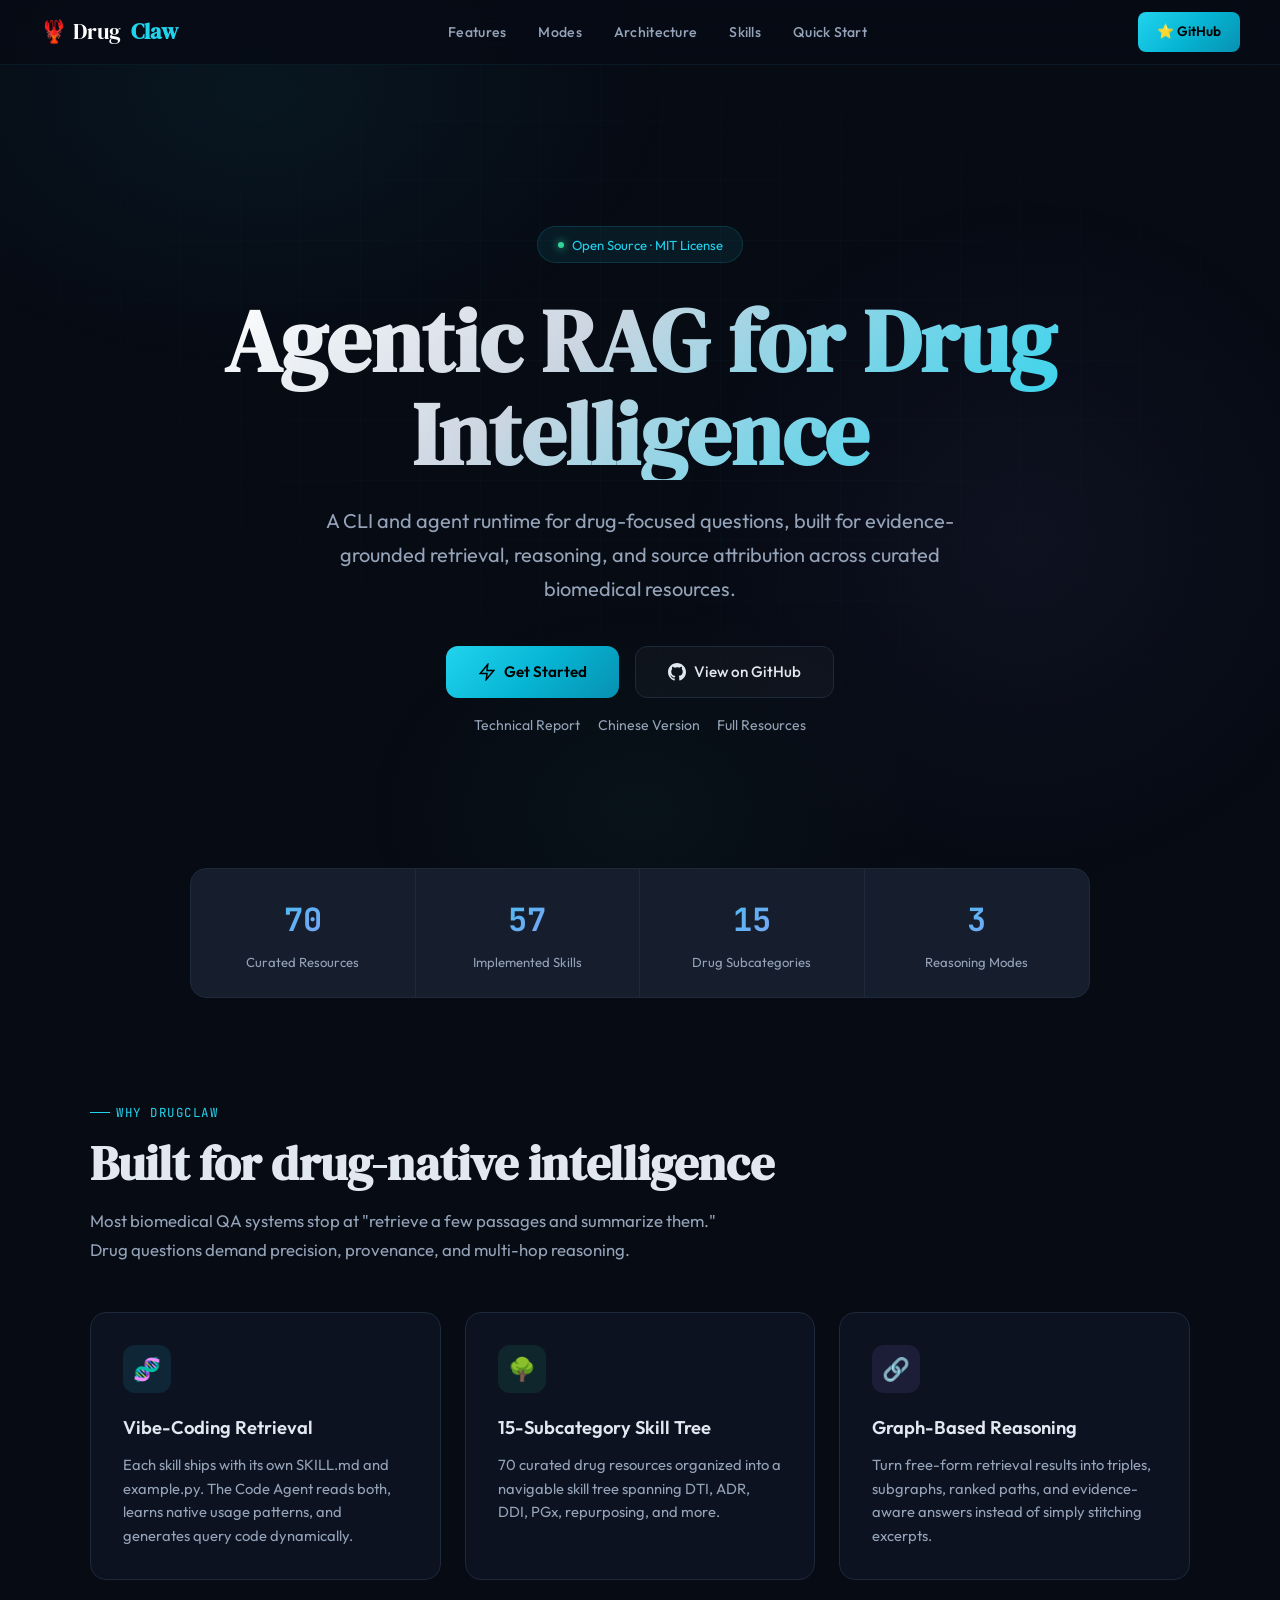
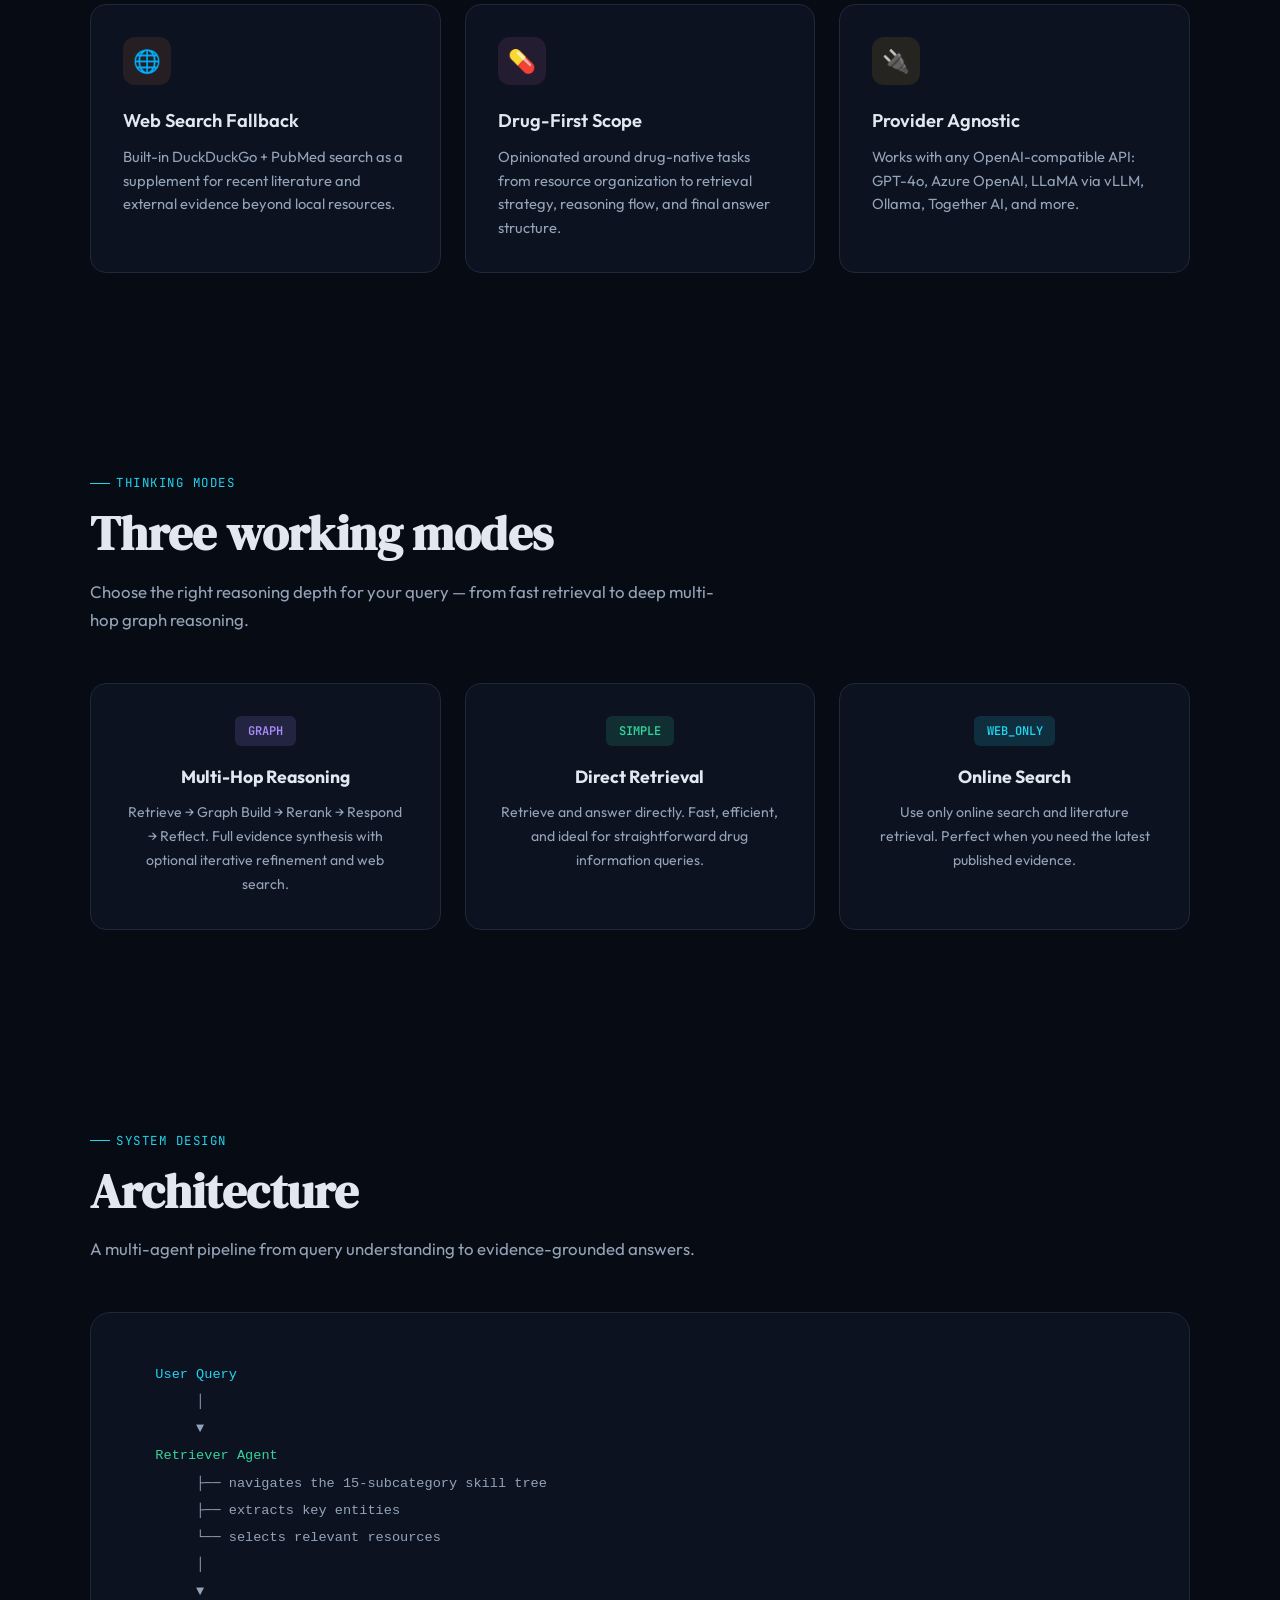
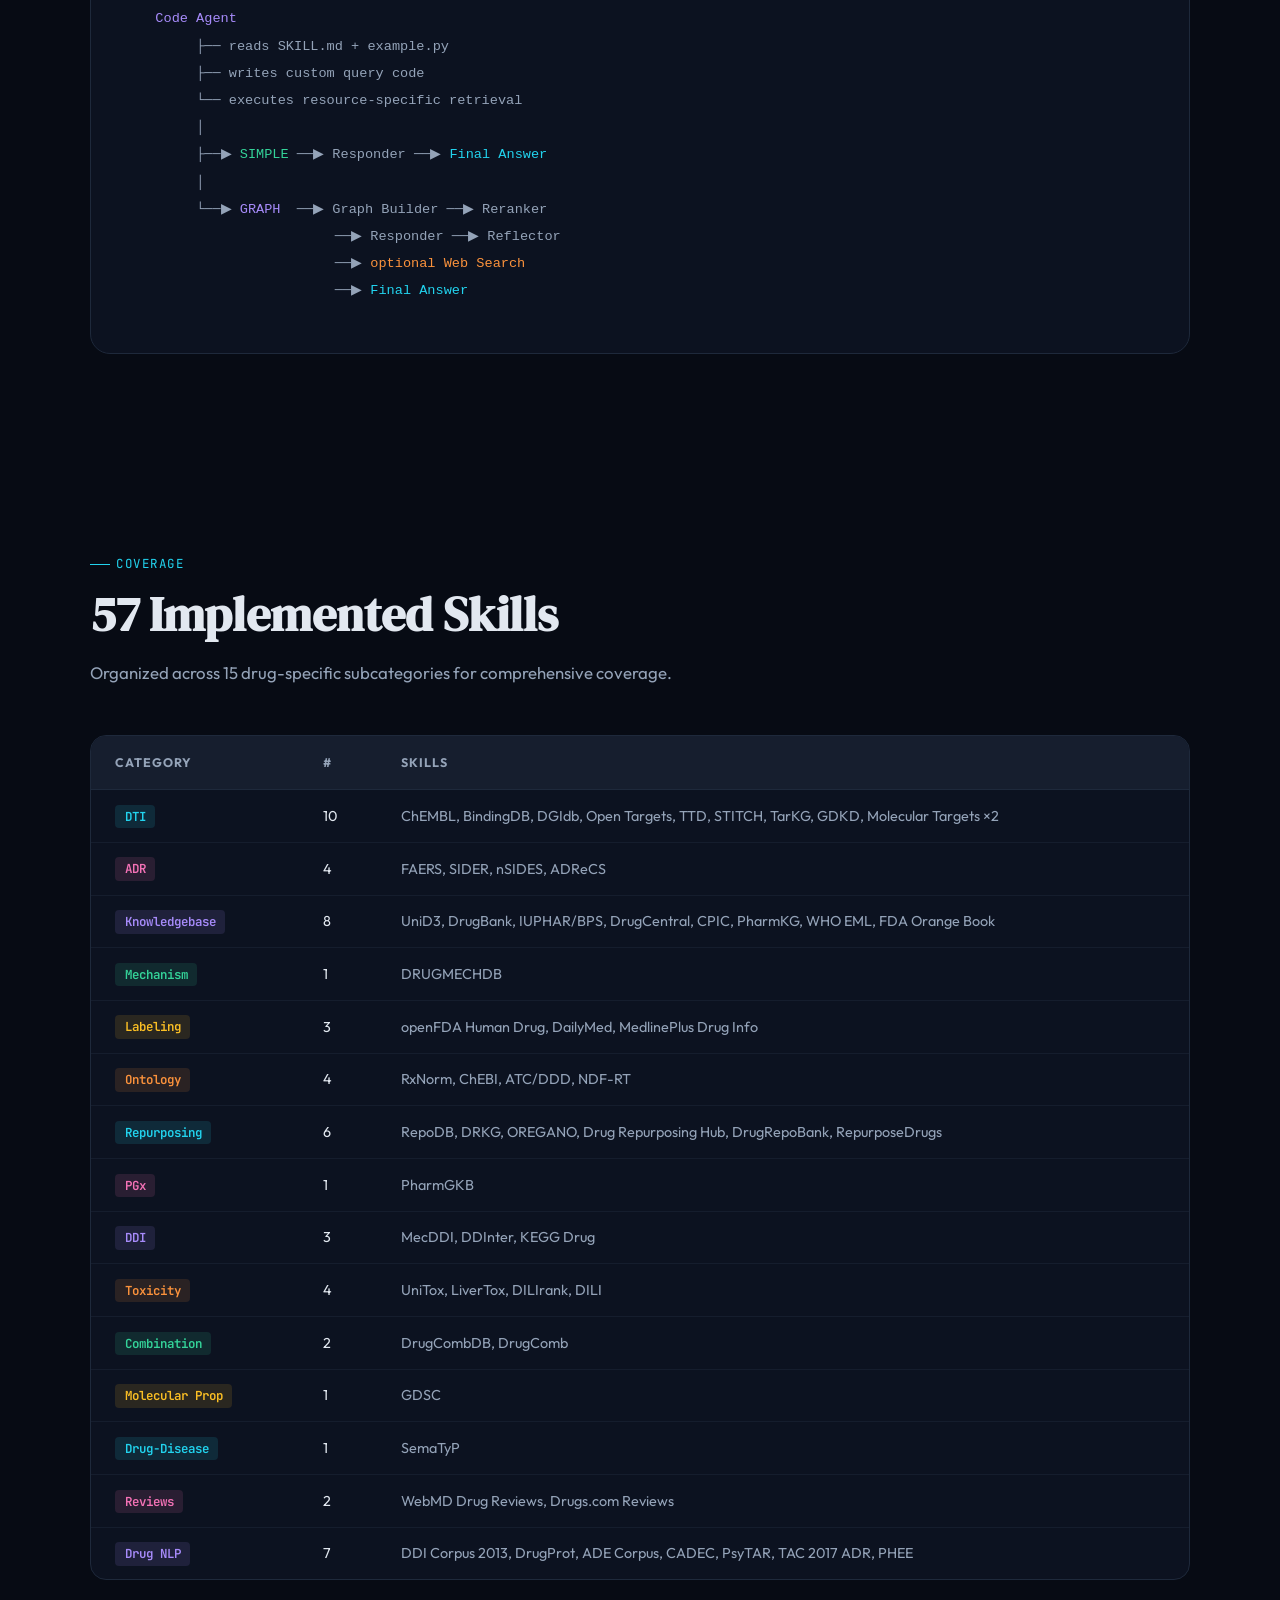
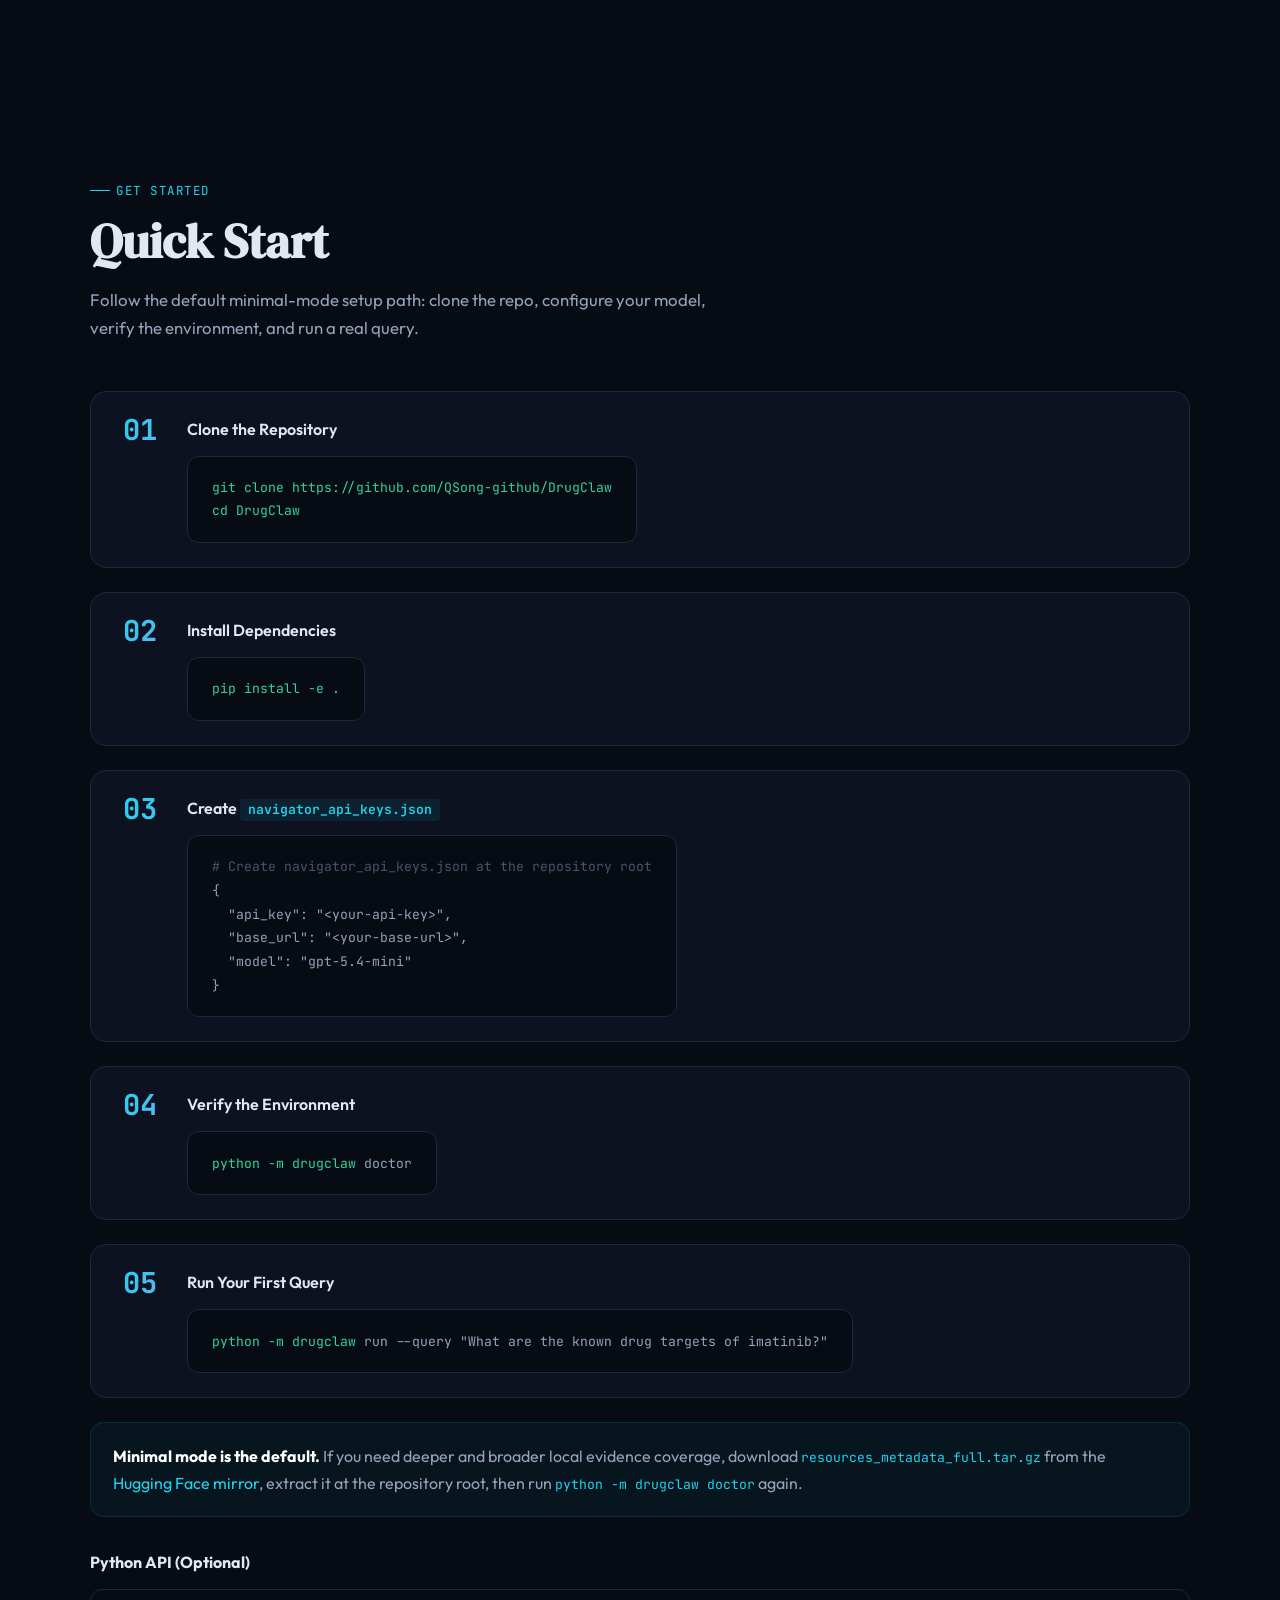
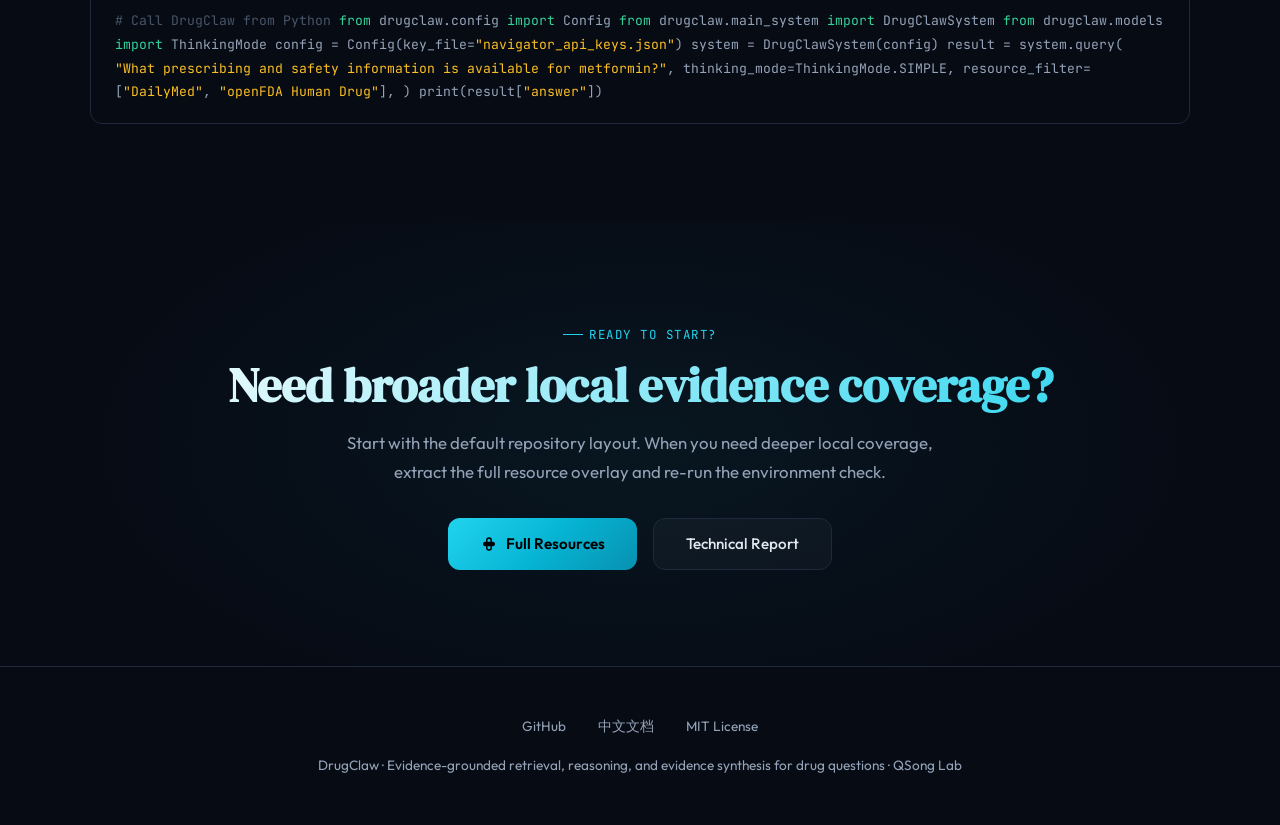
<file: docs/index.html>
<!DOCTYPE html>
<html lang="en">
<head>
<meta charset="UTF-8">
<meta name="viewport" content="width=device-width, initial-scale=1.0">
<title>DrugClaw — Agentic RAG for Drug Intelligence</title>
<link rel="preconnect" href="https://fonts.googleapis.com">
<link href="https://fonts.googleapis.com/css2?family=DM+Serif+Display&family=JetBrains+Mono:wght@400;500&family=Outfit:wght@300;400;500;600;700&display=swap" rel="stylesheet">
<style>
  *,*::before,*::after{box-sizing:border-box;margin:0;padding:0}
  :root{
    --bg:#070b14;
    --bg2:#0c1220;
    --bg3:#111827;
    --surface:#161e2e;
    --border:#1e293b;
    --text:#e2e8f0;
    --text-muted:#94a3b8;
    --accent:#22d3ee;
    --accent2:#06b6d4;
    --green:#34d399;
    --purple:#a78bfa;
    --orange:#fb923c;
    --pink:#f472b6;
    --yellow:#fbbf24;
    --grad1:linear-gradient(135deg,#22d3ee 0%,#06b6d4 50%,#0891b2 100%);
    --grad2:linear-gradient(135deg,#22d3ee 0%,#a78bfa 100%);
    --glow:0 0 30px rgba(34,211,238,0.15);
  }
  html{scroll-behavior:smooth}
  body{
    font-family:'Outfit',sans-serif;
    background:var(--bg);
    color:var(--text);
    line-height:1.7;
    overflow-x:hidden;
  }
  a{color:var(--accent);text-decoration:none;transition:color .2s}
  a:hover{color:#67e8f9}

  /* ── ANIMATED BG ── */
  .bg-grid{
    position:fixed;inset:0;z-index:0;pointer-events:none;
    background-image:
      radial-gradient(ellipse 600px 400px at 20% 10%,rgba(34,211,238,0.06) 0%,transparent 70%),
      radial-gradient(ellipse 500px 500px at 80% 60%,rgba(167,139,250,0.05) 0%,transparent 70%),
      radial-gradient(ellipse 400px 300px at 50% 90%,rgba(52,211,153,0.04) 0%,transparent 70%);
  }
  .bg-grid::after{
    content:'';position:absolute;inset:0;
    background-image:
      linear-gradient(rgba(34,211,238,0.03) 1px,transparent 1px),
      linear-gradient(90deg,rgba(34,211,238,0.03) 1px,transparent 1px);
    background-size:60px 60px;
    mask-image:radial-gradient(ellipse 80% 60% at 50% 40%,black,transparent);
  }

  /* ── NAV ── */
  nav{
    position:fixed;top:0;left:0;right:0;z-index:100;
    backdrop-filter:blur(20px);
    background:rgba(7,11,20,0.8);
    border-bottom:1px solid rgba(34,211,238,0.08);
    padding:0 2rem;
  }
  .nav-inner{
    max-width:1200px;margin:0 auto;
    display:flex;align-items:center;justify-content:space-between;
    height:64px;
  }
  .nav-logo{
    font-family:'DM Serif Display',serif;
    font-size:1.4rem;color:#fff;
    display:flex;align-items:center;gap:.6rem;
  }
  .nav-logo .claw{color:var(--accent);font-weight:700}
  .nav-links{display:flex;gap:2rem;list-style:none}
  .nav-links a{
    color:var(--text-muted);font-size:.88rem;font-weight:500;
    letter-spacing:.02em;transition:color .2s;
  }
  .nav-links a:hover{color:#fff}
  .nav-cta{
    background:var(--grad1);color:#000;
    padding:.5rem 1.2rem;border-radius:8px;
    font-weight:600;font-size:.85rem;
    transition:transform .2s,box-shadow .2s;
  }
  .nav-cta:hover{
    transform:translateY(-1px);
    box-shadow:0 4px 20px rgba(34,211,238,0.3);
    color:#000;
  }

  /* ── HERO ── */
  .hero{
    position:relative;z-index:1;
    min-height:100vh;
    display:flex;align-items:center;justify-content:center;
    text-align:center;
    padding:8rem 2rem 4rem;
  }
  .hero-content{max-width:860px}

  .hero-badge{
    display:inline-flex;align-items:center;gap:.5rem;
    background:rgba(34,211,238,0.08);
    border:1px solid rgba(34,211,238,0.15);
    border-radius:100px;padding:.4rem 1.2rem;
    font-size:.82rem;color:var(--accent);
    margin-bottom:2rem;
    animation:fadeUp .8s ease both;
  }
  .hero-badge .dot{
    width:6px;height:6px;border-radius:50%;
    background:var(--green);
    box-shadow:0 0 8px var(--green);
    animation:pulse 2s infinite;
  }

  .hero h1{
    font-family:'DM Serif Display',serif;
    font-size:clamp(3rem,7vw,5.5rem);
    line-height:1.05;
    background:linear-gradient(135deg,#fff 0%,#cbd5e1 40%,var(--accent) 100%);
    -webkit-background-clip:text;-webkit-text-fill-color:transparent;
    margin-bottom:1.5rem;
    animation:fadeUp .8s .1s ease both;
  }
  .hero p{
    font-size:clamp(1.05rem,2vw,1.25rem);
    color:var(--text-muted);
    max-width:640px;margin:0 auto 2.5rem;
    animation:fadeUp .8s .2s ease both;
  }
  .hero-actions{
    display:flex;gap:1rem;justify-content:center;flex-wrap:wrap;
    animation:fadeUp .8s .3s ease both;
  }
  .hero-links{
    margin-top:1rem;
    display:flex;
    justify-content:center;
    gap:1.1rem;
    flex-wrap:wrap;
    font-size:.88rem;
    color:var(--text-muted);
    animation:fadeUp .8s .35s ease both;
  }
  .hero-links a{color:var(--text-muted)}
  .hero-links a:hover{color:#fff}
  .btn-primary{
    background:var(--grad1);color:#000;
    padding:.75rem 2rem;border-radius:12px;
    font-weight:600;font-size:.95rem;
    display:inline-flex;align-items:center;gap:.5rem;
    transition:transform .2s,box-shadow .2s;
  }
  .btn-primary:hover{
    transform:translateY(-2px);color:#000;
    box-shadow:0 8px 30px rgba(34,211,238,0.25);
  }
  .btn-secondary{
    border:1px solid var(--border);
    color:var(--text);padding:.75rem 2rem;border-radius:12px;
    font-weight:500;font-size:.95rem;
    display:inline-flex;align-items:center;gap:.5rem;
    transition:all .2s;background:rgba(255,255,255,0.03);
  }
  .btn-secondary:hover{
    border-color:var(--accent);color:#fff;
    background:rgba(34,211,238,0.05);
  }

  /* ── STATS BAR ── */
  .stats-bar{
    position:relative;z-index:1;
    max-width:900px;margin:-2rem auto 0;
    display:grid;grid-template-columns:repeat(4,1fr);
    background:var(--surface);
    border:1px solid var(--border);
    border-radius:16px;
    overflow:hidden;
    animation:fadeUp .8s .4s ease both;
  }
  .stat{
    padding:1.5rem;text-align:center;
    border-right:1px solid var(--border);
    transition:background .3s;
  }
  .stat:last-child{border-right:none}
  .stat:hover{background:rgba(34,211,238,0.03)}
  .stat-num{
    font-family:'JetBrains Mono',monospace;
    font-size:2rem;font-weight:700;
    background:var(--grad2);
    -webkit-background-clip:text;-webkit-text-fill-color:transparent;
  }
  .stat-label{font-size:.82rem;color:var(--text-muted);margin-top:.2rem}

  /* ── SECTIONS ── */
  section{position:relative;z-index:1;padding:6rem 2rem}
  .container{max-width:1100px;margin:0 auto}
  .section-label{
    display:inline-flex;align-items:center;gap:.4rem;
    font-family:'JetBrains Mono',monospace;
    font-size:.78rem;color:var(--accent);
    text-transform:uppercase;letter-spacing:.12em;
    margin-bottom:.8rem;
  }
  .section-label::before{
    content:'';width:20px;height:1px;background:var(--accent);
  }
  .section-title{
    font-family:'DM Serif Display',serif;
    font-size:clamp(2rem,4vw,3rem);
    line-height:1.15;margin-bottom:1rem;
  }
  .section-desc{
    font-size:1.05rem;color:var(--text-muted);
    max-width:640px;margin-bottom:3rem;
  }

  /* ── FEATURES GRID ── */
  .features-grid{
    display:grid;
    grid-template-columns:repeat(auto-fit,minmax(300px,1fr));
    gap:1.5rem;
  }
  .feature-card{
    background:var(--bg2);
    border:1px solid var(--border);
    border-radius:16px;
    padding:2rem;
    transition:all .3s;
    position:relative;overflow:hidden;
  }
  .feature-card::before{
    content:'';position:absolute;top:0;left:0;right:0;
    height:2px;background:var(--grad1);
    opacity:0;transition:opacity .3s;
  }
  .feature-card:hover{
    border-color:rgba(34,211,238,0.2);
    transform:translateY(-4px);
    box-shadow:var(--glow);
  }
  .feature-card:hover::before{opacity:1}
  .feature-icon{
    width:48px;height:48px;border-radius:12px;
    display:flex;align-items:center;justify-content:center;
    font-size:1.4rem;margin-bottom:1.2rem;
  }
  .feature-card h3{font-size:1.15rem;font-weight:600;margin-bottom:.6rem}
  .feature-card p{font-size:.92rem;color:var(--text-muted);line-height:1.6}

  .ic-cyan{background:rgba(34,211,238,0.1)}
  .ic-green{background:rgba(52,211,153,0.1)}
  .ic-purple{background:rgba(167,139,250,0.1)}
  .ic-orange{background:rgba(251,146,60,0.1)}
  .ic-pink{background:rgba(244,114,182,0.1)}
  .ic-yellow{background:rgba(251,191,36,0.1)}

  /* ── MODES ── */
  .modes-grid{
    display:grid;grid-template-columns:repeat(3,1fr);gap:1.5rem;
  }
  .mode-card{
    background:var(--bg2);
    border:1px solid var(--border);
    border-radius:16px;padding:2rem;
    text-align:center;transition:all .3s;
  }
  .mode-card:hover{
    border-color:rgba(34,211,238,0.2);
    transform:translateY(-4px);box-shadow:var(--glow);
  }
  .mode-tag{
    display:inline-block;
    font-family:'JetBrains Mono',monospace;
    font-size:.75rem;font-weight:600;
    padding:.3rem .8rem;border-radius:6px;
    margin-bottom:1rem;
  }
  .mode-graph .mode-tag{background:rgba(167,139,250,0.15);color:var(--purple)}
  .mode-simple .mode-tag{background:rgba(52,211,153,0.15);color:var(--green)}
  .mode-web .mode-tag{background:rgba(34,211,238,0.15);color:var(--accent)}
  .mode-card h3{font-size:1.1rem;margin-bottom:.6rem}
  .mode-card p{font-size:.88rem;color:var(--text-muted)}

  /* ── ARCHITECTURE ── */
  .arch-box{
    background:var(--bg2);border:1px solid var(--border);
    border-radius:20px;padding:3rem;
    font-family:'JetBrains Mono',monospace;
    font-size:.85rem;line-height:2;
    color:var(--text-muted);
    overflow-x:auto;
    position:relative;
  }
  .arch-box .hl{color:var(--accent);font-weight:500}
  .arch-box .hl2{color:var(--green);font-weight:500}
  .arch-box .hl3{color:var(--purple);font-weight:500}
  .arch-box .hl4{color:var(--orange);font-weight:500}

  /* ── SKILLS TABLE ── */
  .skills-table-wrap{
    background:var(--bg2);border:1px solid var(--border);
    border-radius:16px;overflow:hidden;
  }
  .skills-table{width:100%;border-collapse:collapse}
  .skills-table th{
    text-align:left;padding:1rem 1.5rem;
    font-size:.78rem;text-transform:uppercase;
    letter-spacing:.08em;color:var(--text-muted);
    background:var(--surface);
    border-bottom:1px solid var(--border);
  }
  .skills-table td{
    padding:.85rem 1.5rem;
    border-bottom:1px solid rgba(30,41,59,0.5);
    font-size:.9rem;
  }
  .skills-table tr:last-child td{border-bottom:none}
  .skills-table tr:hover td{background:rgba(34,211,238,0.02)}
  .cat-tag{
    font-family:'JetBrains Mono',monospace;
    font-size:.78rem;font-weight:600;
    padding:.2rem .6rem;border-radius:4px;
    white-space:nowrap;
  }
  .ct-dti{background:rgba(34,211,238,0.12);color:var(--accent)}
  .ct-adr{background:rgba(244,114,182,0.12);color:var(--pink)}
  .ct-kb{background:rgba(167,139,250,0.12);color:var(--purple)}
  .ct-mech{background:rgba(52,211,153,0.12);color:var(--green)}
  .ct-label{background:rgba(251,191,36,0.12);color:var(--yellow)}
  .ct-onto{background:rgba(251,146,60,0.12);color:var(--orange)}
  .ct-repo{background:rgba(34,211,238,0.12);color:var(--accent)}
  .ct-pgx{background:rgba(244,114,182,0.12);color:var(--pink)}
  .ct-ddi{background:rgba(167,139,250,0.12);color:var(--purple)}
  .ct-tox{background:rgba(251,146,60,0.12);color:var(--orange)}
  .ct-comb{background:rgba(52,211,153,0.12);color:var(--green)}
  .ct-mol{background:rgba(251,191,36,0.12);color:var(--yellow)}
  .ct-dis{background:rgba(34,211,238,0.12);color:var(--accent)}
  .ct-rev{background:rgba(244,114,182,0.12);color:var(--pink)}
  .ct-nlp{background:rgba(167,139,250,0.12);color:var(--purple)}
  .skill-list{color:var(--text-muted);font-size:.85rem}

  /* ── QUICKSTART ── */
  .steps{display:flex;flex-direction:column;gap:1.5rem}
  .step{
    display:flex;gap:1.5rem;
    background:var(--bg2);border:1px solid var(--border);
    border-radius:16px;padding:1.5rem 2rem;
    transition:all .3s;
  }
  .step:hover{border-color:rgba(34,211,238,0.15)}
  .step-num{
    font-family:'JetBrains Mono',monospace;
    font-size:1.8rem;font-weight:700;
    background:var(--grad2);
    -webkit-background-clip:text;-webkit-text-fill-color:transparent;
    line-height:1;min-width:40px;
  }
  .step h3{font-size:1rem;font-weight:600;margin-bottom:.4rem}
  .step p{font-size:.9rem;color:var(--text-muted)}
  .step code{
    font-family:'JetBrains Mono',monospace;
    font-size:.82rem;
    background:rgba(34,211,238,0.08);
    color:var(--accent);
    padding:.15rem .5rem;border-radius:4px;
  }

  /* ── CODE BLOCK ── */
  .code-block{
    background:var(--bg);
    border:1px solid var(--border);
    border-radius:12px;
    padding:1.2rem 1.5rem;
    font-family:'JetBrains Mono',monospace;
    font-size:.82rem;
    line-height:1.8;
    overflow-x:auto;
    margin-top:.8rem;
    color:var(--text-muted);
  }
  .code-block .cmd{color:var(--green)}
  .code-block .comment{color:#475569}
  .note-card{
    margin-top:1.5rem;
    background:rgba(34,211,238,0.05);
    border:1px solid rgba(34,211,238,0.12);
    border-radius:14px;
    padding:1.2rem 1.4rem;
    color:var(--text-muted);
  }
  .note-card strong{color:#fff}
  .inline-code{
    font-family:'JetBrains Mono',monospace;
    font-size:.82rem;
    color:var(--accent);
  }

  /* ── CTA ── */
  .cta-section{
    text-align:center;
    background:
      radial-gradient(ellipse 600px 300px at 50% 50%,rgba(34,211,238,0.06),transparent);
  }
  .cta-section .section-title{
    background:linear-gradient(135deg,#fff,var(--accent));
    -webkit-background-clip:text;-webkit-text-fill-color:transparent;
  }

  /* ── FOOTER ── */
  footer{
    position:relative;z-index:1;
    border-top:1px solid var(--border);
    padding:3rem 2rem;text-align:center;
    color:var(--text-muted);font-size:.85rem;
  }
  footer .foot-links{
    display:flex;gap:2rem;justify-content:center;
    margin-bottom:1rem;
  }
  footer a{color:var(--text-muted)}
  footer a:hover{color:var(--accent)}

  /* ── ANIMATIONS ── */
  @keyframes fadeUp{
    from{opacity:0;transform:translateY(24px)}
    to{opacity:1;transform:translateY(0)}
  }
  @keyframes pulse{
    0%,100%{opacity:1}50%{opacity:.4}
  }
  .fade-in{opacity:0;transform:translateY(30px);transition:all .7s ease}
  .fade-in.visible{opacity:1;transform:translateY(0)}

  /* ── RESPONSIVE ── */
  @media(max-width:768px){
    .nav-links{display:none}
    .stats-bar{grid-template-columns:repeat(2,1fr)}
    .stat{border-bottom:1px solid var(--border)}
    .modes-grid{grid-template-columns:1fr}
    .step{flex-direction:column;gap:.8rem}
    .hero{padding:7rem 1.5rem 4rem}
    .arch-box{padding:1.5rem;font-size:.75rem}
    .skills-table td,.skills-table th{padding:.7rem 1rem}
    section{padding:4rem 1.5rem}
  }

  /* ── MOLECULAR DECORATION ── */
  .molecule{
    position:absolute;border-radius:50%;pointer-events:none;
    animation:float 8s ease-in-out infinite;
  }
  @keyframes float{
    0%,100%{transform:translateY(0) rotate(0deg)}
    50%{transform:translateY(-20px) rotate(180deg)}
  }
</style>
</head>
<body>

<div class="bg-grid"></div>

<!-- NAV -->
<nav>
  <div class="nav-inner">
    <div class="nav-logo">🦞 Drug<span class="claw">Claw</span></div>
    <ul class="nav-links">
      <li><a href="#features">Features</a></li>
      <li><a href="#modes">Modes</a></li>
      <li><a href="#architecture">Architecture</a></li>
      <li><a href="#skills">Skills</a></li>
      <li><a href="#quickstart">Quick Start</a></li>
    </ul>
    <a href="https://github.com/QSong-github/DrugClaw" class="nav-cta" target="_blank">⭐ GitHub</a>
  </div>
</nav>

<!-- HERO -->
<section class="hero">
  <div class="hero-content">
    <div class="hero-badge">
      <span class="dot"></span>
      Open Source · MIT License
    </div>
    <h1>Agentic RAG for Drug Intelligence</h1>
    <p>A CLI and agent runtime for drug-focused questions, built for evidence-grounded retrieval, reasoning, and source attribution across curated biomedical resources.</p>
    <div class="hero-actions">
      <a href="#quickstart" class="btn-primary">
        <svg width="18" height="18" viewBox="0 0 24 24" fill="none" stroke="currentColor" stroke-width="2"><path d="M13 2L3 14h9l-1 8 10-12h-9l1-8z"/></svg>
        Get Started
      </a>
      <a href="https://github.com/QSong-github/DrugClaw" class="btn-secondary" target="_blank">
        <svg width="18" height="18" viewBox="0 0 24 24" fill="currentColor"><path d="M12 0C5.37 0 0 5.37 0 12c0 5.3 3.438 9.8 8.205 11.387.6.113.82-.258.82-.577v-2.234c-3.338.726-4.033-1.416-4.033-1.416-.546-1.387-1.333-1.756-1.333-1.756-1.089-.745.083-.73.083-.73 1.205.085 1.838 1.236 1.838 1.236 1.07 1.835 2.809 1.305 3.495.998.108-.776.418-1.305.762-1.604-2.665-.305-5.467-1.334-5.467-5.931 0-1.311.469-2.381 1.236-3.221-.124-.303-.535-1.524.117-3.176 0 0 1.008-.322 3.3 1.23A11.51 11.51 0 0112 5.803c1.02.005 2.047.138 3.006.404 2.29-1.552 3.297-1.23 3.297-1.23.653 1.652.242 2.873.118 3.176.77.84 1.235 1.91 1.235 3.221 0 4.609-2.807 5.624-5.479 5.921.43.372.823 1.102.823 2.222v3.293c0 .322.218.694.825.576C20.565 21.796 24 17.3 24 12 24 5.37 18.627 0 12 0z"/></svg>
        View on GitHub
      </a>
    </div>
    <div class="hero-links">
      <a href="https://github.com/QSong-github/DrugClaw/blob/main/support/DrugClaw_Paper.pdf" target="_blank">Technical Report</a>
      <a href="https://github.com/QSong-github/DrugClaw/blob/main/README_CN.md" target="_blank">Chinese Version</a>
      <a href="https://huggingface.co/datasets/Mike2481/DrugClaw_resources_data" target="_blank">Full Resources</a>
    </div>
  </div>
</section>

<!-- STATS -->
<div class="stats-bar">
  <div class="stat">
    <div class="stat-num">70</div>
    <div class="stat-label">Curated Resources</div>
  </div>
  <div class="stat">
    <div class="stat-num">57</div>
    <div class="stat-label">Implemented Skills</div>
  </div>
  <div class="stat">
    <div class="stat-num">15</div>
    <div class="stat-label">Drug Subcategories</div>
  </div>
  <div class="stat">
    <div class="stat-num">3</div>
    <div class="stat-label">Reasoning Modes</div>
  </div>
</div>

<!-- FEATURES -->
<section id="features">
  <div class="container fade-in">
    <div class="section-label">Why DrugClaw</div>
    <h2 class="section-title">Built for drug-native intelligence</h2>
    <p class="section-desc">Most biomedical QA systems stop at "retrieve a few passages and summarize them." Drug questions demand precision, provenance, and multi-hop reasoning.</p>
    <div class="features-grid">
      <div class="feature-card">
        <div class="feature-icon ic-cyan">🧬</div>
        <h3>Vibe-Coding Retrieval</h3>
        <p>Each skill ships with its own SKILL.md and example.py. The Code Agent reads both, learns native usage patterns, and generates query code dynamically.</p>
      </div>
      <div class="feature-card">
        <div class="feature-icon ic-green">🌳</div>
        <h3>15-Subcategory Skill Tree</h3>
        <p>70 curated drug resources organized into a navigable skill tree spanning DTI, ADR, DDI, PGx, repurposing, and more.</p>
      </div>
      <div class="feature-card">
        <div class="feature-icon ic-purple">🔗</div>
        <h3>Graph-Based Reasoning</h3>
        <p>Turn free-form retrieval results into triples, subgraphs, ranked paths, and evidence-aware answers instead of simply stitching excerpts.</p>
      </div>
      <div class="feature-card">
        <div class="feature-icon ic-orange">🌐</div>
        <h3>Web Search Fallback</h3>
        <p>Built-in DuckDuckGo + PubMed search as a supplement for recent literature and external evidence beyond local resources.</p>
      </div>
      <div class="feature-card">
        <div class="feature-icon ic-pink">💊</div>
        <h3>Drug-First Scope</h3>
        <p>Opinionated around drug-native tasks from resource organization to retrieval strategy, reasoning flow, and final answer structure.</p>
      </div>
      <div class="feature-card">
        <div class="feature-icon ic-yellow">🔌</div>
        <h3>Provider Agnostic</h3>
        <p>Works with any OpenAI-compatible API: GPT-4o, Azure OpenAI, LLaMA via vLLM, Ollama, Together AI, and more.</p>
      </div>
    </div>
  </div>
</section>

<!-- MODES -->
<section id="modes">
  <div class="container fade-in">
    <div class="section-label">Thinking Modes</div>
    <h2 class="section-title">Three working modes</h2>
    <p class="section-desc">Choose the right reasoning depth for your query — from fast retrieval to deep multi-hop graph reasoning.</p>
    <div class="modes-grid">
      <div class="mode-card mode-graph">
        <div class="mode-tag">GRAPH</div>
        <h3>Multi-Hop Reasoning</h3>
        <p>Retrieve → Graph Build → Rerank → Respond → Reflect. Full evidence synthesis with optional iterative refinement and web search.</p>
      </div>
      <div class="mode-card mode-simple">
        <div class="mode-tag">SIMPLE</div>
        <h3>Direct Retrieval</h3>
        <p>Retrieve and answer directly. Fast, efficient, and ideal for straightforward drug information queries.</p>
      </div>
      <div class="mode-card mode-web">
        <div class="mode-tag">WEB_ONLY</div>
        <h3>Online Search</h3>
        <p>Use only online search and literature retrieval. Perfect when you need the latest published evidence.</p>
      </div>
    </div>
  </div>
</section>

<!-- ARCHITECTURE -->
<section id="architecture">
  <div class="container fade-in">
    <div class="section-label">System Design</div>
    <h2 class="section-title">Architecture</h2>
    <p class="section-desc">A multi-agent pipeline from query understanding to evidence-grounded answers.</p>
    <div class="arch-box">
<pre>
  <span class="hl">User Query</span>
       │
       ▼
  <span class="hl2">Retriever Agent</span>
       ├── navigates the 15-subcategory skill tree
       ├── extracts key entities
       └── selects relevant resources
       │
       ▼
  <span class="hl3">Code Agent</span>
       ├── reads SKILL.md + example.py
       ├── writes custom query code
       └── executes resource-specific retrieval
       │
       ├──▶ <span class="hl2">SIMPLE</span> ──▶ Responder ──▶ <span class="hl">Final Answer</span>
       │
       └──▶ <span class="hl3">GRAPH</span>  ──▶ Graph Builder ──▶ Reranker
                        ──▶ Responder ──▶ Reflector
                        ──▶ <span class="hl4">optional Web Search</span>
                        ──▶ <span class="hl">Final Answer</span>
</pre>
    </div>
  </div>
</section>

<!-- SKILLS -->
<section id="skills">
  <div class="container fade-in">
    <div class="section-label">Coverage</div>
    <h2 class="section-title">57 Implemented Skills</h2>
    <p class="section-desc">Organized across 15 drug-specific subcategories for comprehensive coverage.</p>
    <div class="skills-table-wrap">
      <table class="skills-table">
        <thead>
          <tr><th>Category</th><th>#</th><th>Skills</th></tr>
        </thead>
        <tbody>
          <tr><td><span class="cat-tag ct-dti">DTI</span></td><td>10</td><td class="skill-list">ChEMBL, BindingDB, DGIdb, Open Targets, TTD, STITCH, TarKG, GDKD, Molecular Targets ×2</td></tr>
          <tr><td><span class="cat-tag ct-adr">ADR</span></td><td>4</td><td class="skill-list">FAERS, SIDER, nSIDES, ADReCS</td></tr>
          <tr><td><span class="cat-tag ct-kb">Knowledgebase</span></td><td>8</td><td class="skill-list">UniD3, DrugBank, IUPHAR/BPS, DrugCentral, CPIC, PharmKG, WHO EML, FDA Orange Book</td></tr>
          <tr><td><span class="cat-tag ct-mech">Mechanism</span></td><td>1</td><td class="skill-list">DRUGMECHDB</td></tr>
          <tr><td><span class="cat-tag ct-label">Labeling</span></td><td>3</td><td class="skill-list">openFDA Human Drug, DailyMed, MedlinePlus Drug Info</td></tr>
          <tr><td><span class="cat-tag ct-onto">Ontology</span></td><td>4</td><td class="skill-list">RxNorm, ChEBI, ATC/DDD, NDF-RT</td></tr>
          <tr><td><span class="cat-tag ct-repo">Repurposing</span></td><td>6</td><td class="skill-list">RepoDB, DRKG, OREGANO, Drug Repurposing Hub, DrugRepoBank, RepurposeDrugs</td></tr>
          <tr><td><span class="cat-tag ct-pgx">PGx</span></td><td>1</td><td class="skill-list">PharmGKB</td></tr>
          <tr><td><span class="cat-tag ct-ddi">DDI</span></td><td>3</td><td class="skill-list">MecDDI, DDInter, KEGG Drug</td></tr>
          <tr><td><span class="cat-tag ct-tox">Toxicity</span></td><td>4</td><td class="skill-list">UniTox, LiverTox, DILIrank, DILI</td></tr>
          <tr><td><span class="cat-tag ct-comb">Combination</span></td><td>2</td><td class="skill-list">DrugCombDB, DrugComb</td></tr>
          <tr><td><span class="cat-tag ct-mol">Molecular Prop</span></td><td>1</td><td class="skill-list">GDSC</td></tr>
          <tr><td><span class="cat-tag ct-dis">Drug-Disease</span></td><td>1</td><td class="skill-list">SemaTyP</td></tr>
          <tr><td><span class="cat-tag ct-rev">Reviews</span></td><td>2</td><td class="skill-list">WebMD Drug Reviews, Drugs.com Reviews</td></tr>
          <tr><td><span class="cat-tag ct-nlp">Drug NLP</span></td><td>7</td><td class="skill-list">DDI Corpus 2013, DrugProt, ADE Corpus, CADEC, PsyTAR, TAC 2017 ADR, PHEE</td></tr>
        </tbody>
      </table>
    </div>
  </div>
</section>

<!-- QUICK START -->
<section id="quickstart">
  <div class="container fade-in">
    <div class="section-label">Get Started</div>
    <h2 class="section-title">Quick Start</h2>
    <p class="section-desc">Follow the default minimal-mode setup path: clone the repo, configure your model, verify the environment, and run a real query.</p>
    <div class="steps">
      <div class="step">
        <div class="step-num">01</div>
        <div>
          <h3>Clone the Repository</h3>
          <div class="code-block">
            <span class="cmd">git clone https://github.com/QSong-github/DrugClaw</span><br>
            <span class="cmd">cd DrugClaw</span>
          </div>
        </div>
      </div>
      <div class="step">
        <div class="step-num">02</div>
        <div>
          <h3>Install Dependencies</h3>
          <div class="code-block">
            <span class="cmd">pip install -e .</span>
          </div>
        </div>
      </div>
      <div class="step">
        <div class="step-num">03</div>
        <div>
          <h3>Create <code>navigator_api_keys.json</code></h3>
          <div class="code-block">
            <span class="comment"># Create navigator_api_keys.json at the repository root</span><br>
            {<br>
            &nbsp;&nbsp;"api_key": "&lt;your-api-key&gt;",<br>
            &nbsp;&nbsp;"base_url": "&lt;your-base-url&gt;",<br>
            &nbsp;&nbsp;"model": "gpt-5.4-mini"<br>
            }
          </div>
        </div>
      </div>
      <div class="step">
        <div class="step-num">04</div>
        <div>
          <h3>Verify the Environment</h3>
          <div class="code-block">
            <span class="cmd">python -m drugclaw</span> doctor
          </div>
        </div>
      </div>
      <div class="step">
        <div class="step-num">05</div>
        <div>
          <h3>Run Your First Query</h3>
          <div class="code-block">
            <span class="cmd">python -m drugclaw</span> run --query "What are the known drug targets of imatinib?"
          </div>
        </div>
      </div>
    </div>
    <div class="note-card">
      <strong>Minimal mode is the default.</strong> If you need deeper and broader local evidence coverage, download <span class="inline-code">resources_metadata_full.tar.gz</span> from the <a href="https://huggingface.co/datasets/Mike2481/DrugClaw_resources_data" target="_blank">Hugging Face mirror</a>, extract it at the repository root, then run <span class="inline-code">python -m drugclaw doctor</span> again.
    </div>

    <!-- Python Usage -->
    <div style="margin-top:2rem">
      <h3 style="font-size:1rem;margin-bottom:.8rem">Python API (Optional)</h3>
      <div class="code-block">
<span class="comment"># Call DrugClaw from Python</span>
<span class="cmd">from</span> drugclaw.config <span class="cmd">import</span> Config
<span class="cmd">from</span> drugclaw.main_system <span class="cmd">import</span> DrugClawSystem
<span class="cmd">from</span> drugclaw.models <span class="cmd">import</span> ThinkingMode

config = Config(key_file=<span style="color:var(--yellow)">"navigator_api_keys.json"</span>)
system = DrugClawSystem(config)

result = system.query(
    <span style="color:var(--yellow)">"What prescribing and safety information is available for metformin?"</span>,
    thinking_mode=ThinkingMode.SIMPLE,
    resource_filter=[<span style="color:var(--yellow)">"DailyMed"</span>, <span style="color:var(--yellow)">"openFDA Human Drug"</span>],
)
print(result[<span style="color:var(--yellow)">"answer"</span>])
      </div>
    </div>
  </div>
</section>

<!-- CTA -->
<section class="cta-section">
  <div class="container fade-in" style="text-align:center">
    <div class="section-label" style="justify-content:center">Ready to Start?</div>
    <h2 class="section-title" style="margin-bottom:1rem">Need broader local evidence coverage?</h2>
    <p class="section-desc" style="margin:0 auto 2rem">Start with the default repository layout. When you need deeper local coverage, extract the full resource overlay and re-run the environment check.</p>
    <div class="hero-actions" style="justify-content:center">
      <a href="https://huggingface.co/datasets/Mike2481/DrugClaw_resources_data" class="btn-primary" target="_blank">
        <svg width="18" height="18" viewBox="0 0 24 24" fill="currentColor"><path d="M12 3a4 4 0 0 1 4 4v2h1a3 3 0 1 1 0 6h-1v2a4 4 0 1 1-8 0v-2H7a3 3 0 1 1 0-6h1V7a4 4 0 0 1 4-4zm2 6V7a2 2 0 1 0-4 0v2h4zm-4 6v2a2 2 0 1 0 4 0v-2h-4z"/></svg>
        Full Resources
      </a>
      <a href="https://github.com/QSong-github/DrugClaw/blob/main/support/DrugClaw_Paper.pdf" class="btn-secondary" target="_blank">
        Technical Report
      </a>
    </div>
  </div>
</section>

<!-- FOOTER -->
<footer>
  <div class="foot-links">
    <a href="https://github.com/QSong-github/DrugClaw" target="_blank">GitHub</a>
    <a href="https://github.com/QSong-github/DrugClaw/blob/main/README_CN.md" target="_blank">中文文档</a>
    <a href="https://github.com/QSong-github/DrugClaw/blob/main/LICENSE" target="_blank">MIT License</a>
  </div>
  <p>DrugClaw · Evidence-grounded retrieval, reasoning, and evidence synthesis for drug questions · <a href="https://github.com/QSong-github" target="_blank">QSong Lab</a></p>
</footer>

<script>
// Intersection Observer for fade-in animations
const observer = new IntersectionObserver((entries) => {
  entries.forEach(e => {
    if (e.isIntersecting) {
      e.target.classList.add('visible');
      observer.unobserve(e.target);
    }
  });
}, { threshold: 0.1 });
document.querySelectorAll('.fade-in').forEach(el => observer.observe(el));

// Smooth active nav link
const sections = document.querySelectorAll('section[id]');
window.addEventListener('scroll', () => {
  const y = window.scrollY + 100;
  sections.forEach(s => {
    const top = s.offsetTop;
    const h = s.offsetHeight;
    const id = s.getAttribute('id');
    const link = document.querySelector(`.nav-links a[href="#${id}"]`);
    if (link) {
      if (y >= top && y < top + h) {
        link.style.color = '#fff';
      } else {
        link.style.color = '';
      }
    }
  });
});
</script>
</body>
</html>
</file>
